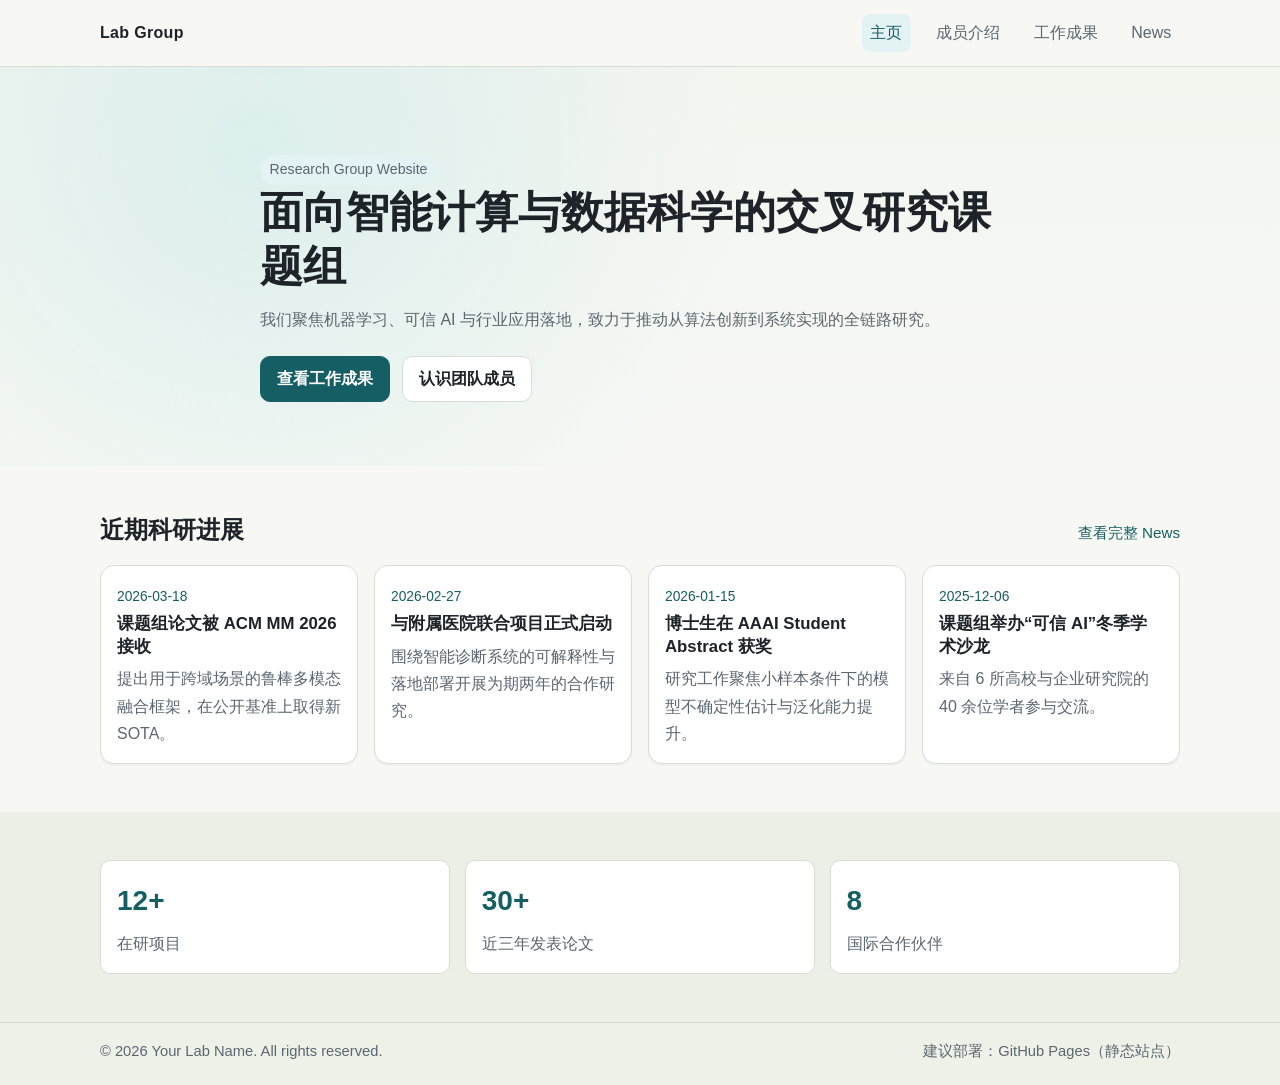
<file: index.html>
<!DOCTYPE html>
<html lang="zh-CN">
  <head>
    <meta charset="UTF-8" />
    <meta name="viewport" content="width=device-width, initial-scale=1.0" />
    <title>课题组网站 | 主页</title>
    <meta
      name="description"
      content="课题组官网：研究方向、近期科研进展、成员与工作成果。"
    />
    <link rel="stylesheet" href="assets/css/style.css" />
  </head>
  <body data-page="home">
    <header class="site-header">
      <div class="container nav-wrap">
        <a class="brand" href="index.html">Lab Group</a>
        <nav class="site-nav" aria-label="主导航">
          <a class="active" href="index.html">主页</a>
          <a href="members.html">成员介绍</a>
          <a href="works.html">工作成果</a>
          <a href="news.html">News</a>
        </nav>
      </div>
    </header>

    <main>
      <section class="hero">
        <div class="container hero-inner">
          <p class="eyebrow">Research Group Website</p>
          <h1>面向智能计算与数据科学的交叉研究课题组</h1>
          <p>
            我们聚焦机器学习、可信 AI 与行业应用落地，致力于推动从算法创新到系统实现的全链路研究。
          </p>
          <div class="hero-actions">
            <a class="btn primary" href="works.html">查看工作成果</a>
            <a class="btn" href="members.html">认识团队成员</a>
          </div>
        </div>
      </section>

      <section class="section">
        <div class="container">
          <div class="section-head">
            <h2>近期科研进展</h2>
            <a href="news.html">查看完整 News</a>
          </div>
          <div id="recent-news" class="card-grid" aria-live="polite"></div>
        </div>
      </section>

      <section class="section alt">
        <div class="container stats">
          <article>
            <h3>12+</h3>
            <p>在研项目</p>
          </article>
          <article>
            <h3>30+</h3>
            <p>近三年发表论文</p>
          </article>
          <article>
            <h3>8</h3>
            <p>国际合作伙伴</p>
          </article>
        </div>
      </section>
    </main>

    <footer class="site-footer">
      <div class="container footer-wrap">
        <p>© 2026 Your Lab Name. All rights reserved.</p>
        <p>建议部署：GitHub Pages（静态站点）</p>
      </div>
    </footer>

    <script src="assets/js/site-data.js"></script>
    <script src="assets/js/main.js"></script>
  </body>
</html>
</file>
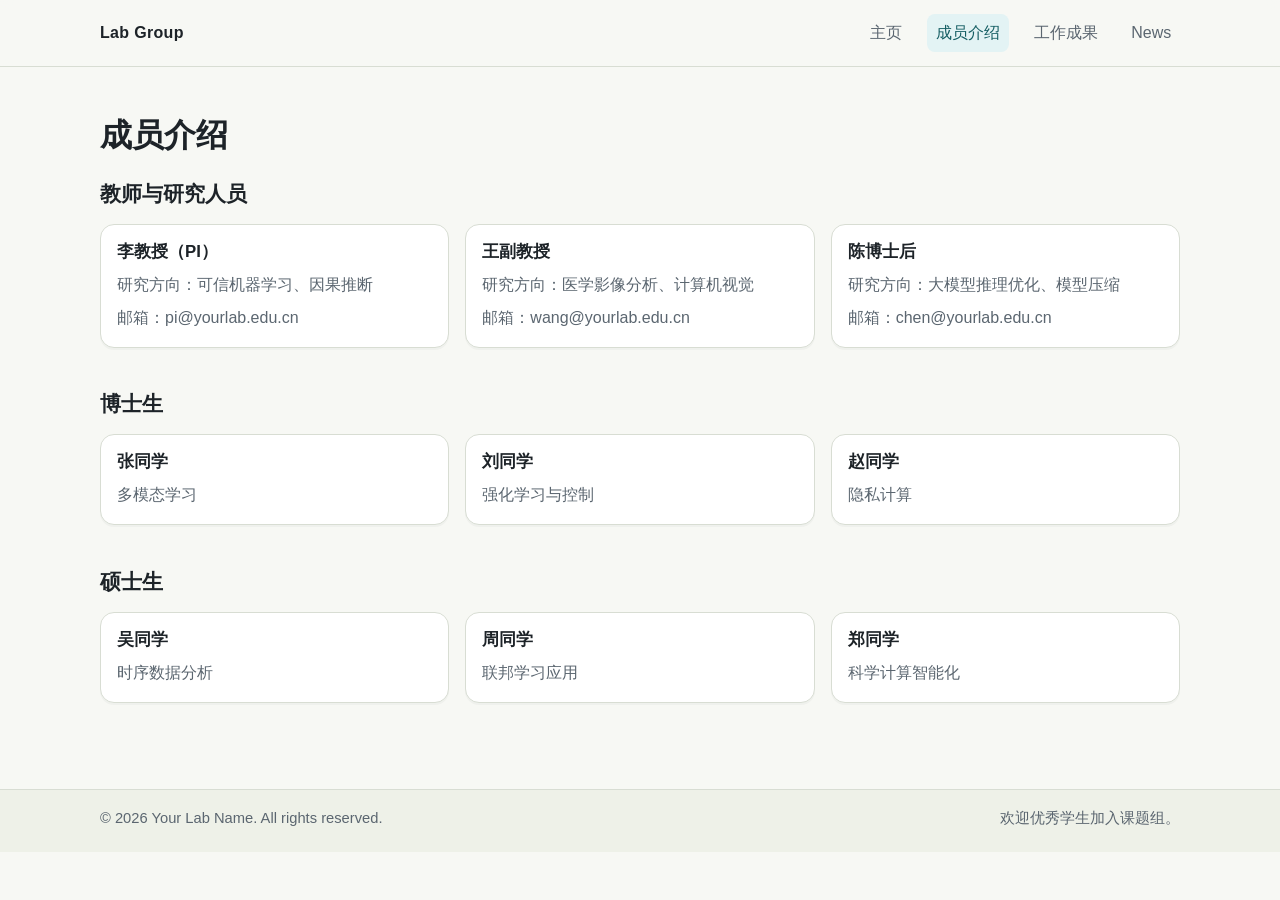
<file: members.html>
<!DOCTYPE html>
<html lang="zh-CN">
  <head>
    <meta charset="UTF-8" />
    <meta name="viewport" content="width=device-width, initial-scale=1.0" />
    <title>课题组网站 | 成员介绍</title>
    <meta name="description" content="课题组成员介绍与研究方向。" />
    <link rel="stylesheet" href="assets/css/style.css" />
  </head>
  <body data-page="members">
    <header class="site-header">
      <div class="container nav-wrap">
        <a class="brand" href="index.html">Lab Group</a>
        <nav class="site-nav" aria-label="主导航">
          <a href="index.html">主页</a>
          <a class="active" href="members.html">成员介绍</a>
          <a href="works.html">工作成果</a>
          <a href="news.html">News</a>
        </nav>
      </div>
    </header>

    <main class="section">
      <div class="container">
        <div class="section-head no-link">
          <h1>成员介绍</h1>
        </div>

        <section class="group-block">
          <h2>教师与研究人员</h2>
          <div class="card-grid three-cols">
            <article class="person-card">
              <h3>李教授（PI）</h3>
              <p>研究方向：可信机器学习、因果推断</p>
              <p>邮箱：pi@yourlab.edu.cn</p>
            </article>
            <article class="person-card">
              <h3>王副教授</h3>
              <p>研究方向：医学影像分析、计算机视觉</p>
              <p>邮箱：wang@yourlab.edu.cn</p>
            </article>
            <article class="person-card">
              <h3>陈博士后</h3>
              <p>研究方向：大模型推理优化、模型压缩</p>
              <p>邮箱：chen@yourlab.edu.cn</p>
            </article>
          </div>
        </section>

        <section class="group-block">
          <h2>博士生</h2>
          <div class="card-grid three-cols">
            <article class="person-card"><h3>张同学</h3><p>多模态学习</p></article>
            <article class="person-card"><h3>刘同学</h3><p>强化学习与控制</p></article>
            <article class="person-card"><h3>赵同学</h3><p>隐私计算</p></article>
          </div>
        </section>

        <section class="group-block">
          <h2>硕士生</h2>
          <div class="card-grid three-cols">
            <article class="person-card"><h3>吴同学</h3><p>时序数据分析</p></article>
            <article class="person-card"><h3>周同学</h3><p>联邦学习应用</p></article>
            <article class="person-card"><h3>郑同学</h3><p>科学计算智能化</p></article>
          </div>
        </section>
      </div>
    </main>

    <footer class="site-footer">
      <div class="container footer-wrap">
        <p>© 2026 Your Lab Name. All rights reserved.</p>
        <p>欢迎优秀学生加入课题组。</p>
      </div>
    </footer>

    <script src="assets/js/site-data.js"></script>
    <script src="assets/js/main.js"></script>
  </body>
</html>
</file>
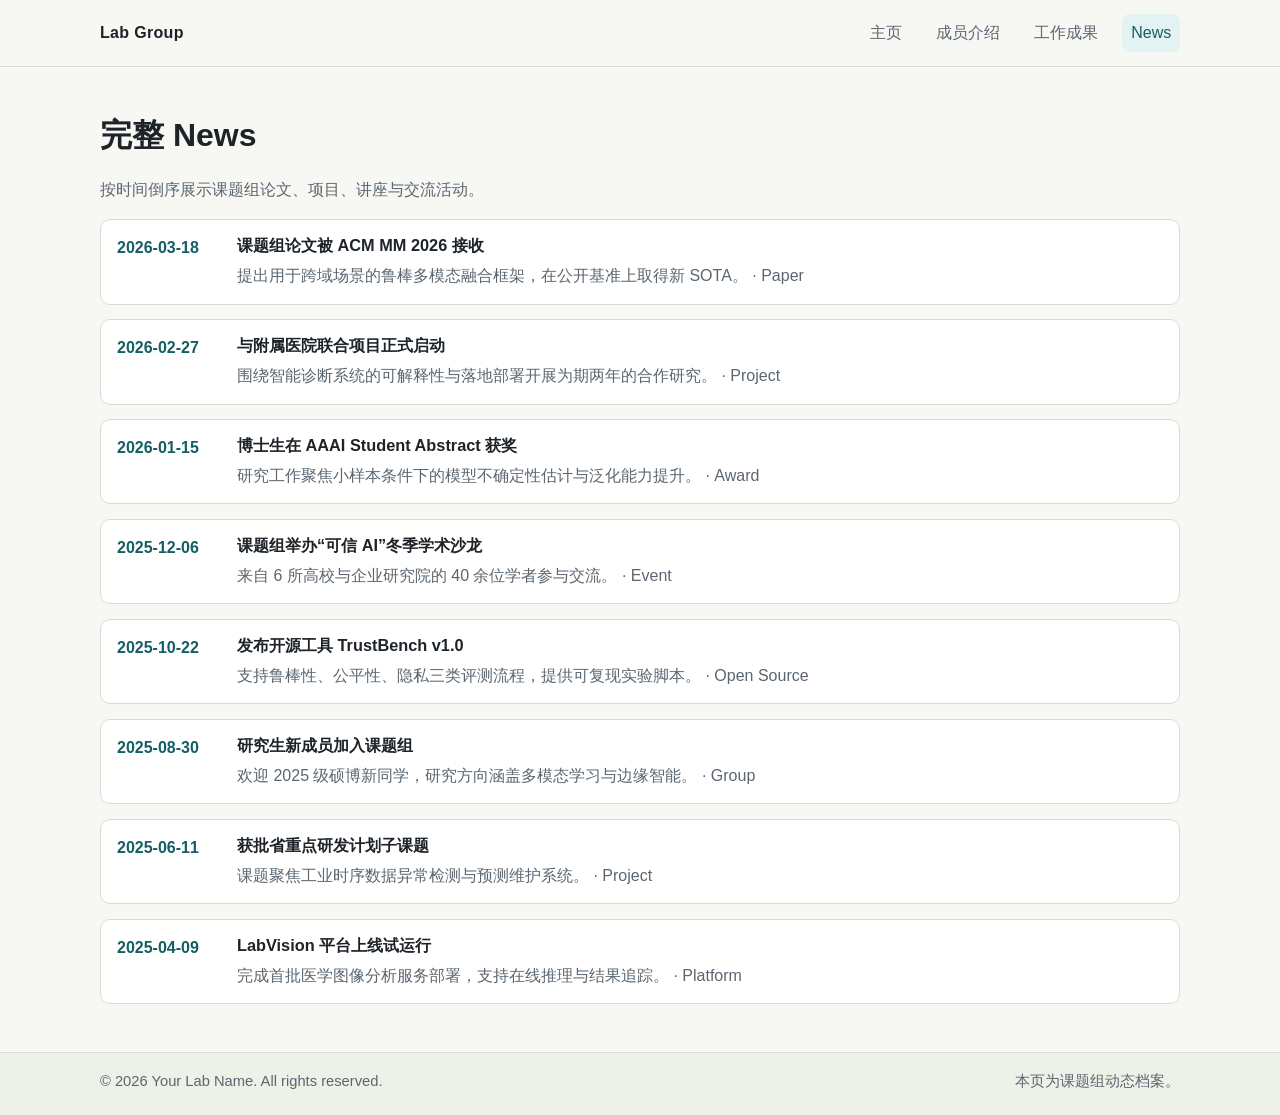
<file: news.html>
<!DOCTYPE html>
<html lang="zh-CN">
  <head>
    <meta charset="UTF-8" />
    <meta name="viewport" content="width=device-width, initial-scale=1.0" />
    <title>课题组网站 | News</title>
    <meta name="description" content="课题组完整新闻动态与活动记录。" />
    <link rel="stylesheet" href="assets/css/style.css" />
  </head>
  <body data-page="news">
    <header class="site-header">
      <div class="container nav-wrap">
        <a class="brand" href="index.html">Lab Group</a>
        <nav class="site-nav" aria-label="主导航">
          <a href="index.html">主页</a>
          <a href="members.html">成员介绍</a>
          <a href="works.html">工作成果</a>
          <a class="active" href="news.html">News</a>
        </nav>
      </div>
    </header>

    <main class="section">
      <div class="container">
        <div class="section-head no-link">
          <h1>完整 News</h1>
        </div>
        <p class="news-tip">按时间倒序展示课题组论文、项目、讲座与交流活动。</p>
        <div id="all-news" class="timeline" aria-live="polite"></div>
      </div>
    </main>

    <footer class="site-footer">
      <div class="container footer-wrap">
        <p>© 2026 Your Lab Name. All rights reserved.</p>
        <p>本页为课题组动态档案。</p>
      </div>
    </footer>

    <script src="assets/js/site-data.js"></script>
    <script src="assets/js/main.js"></script>
  </body>
</html>
</file>
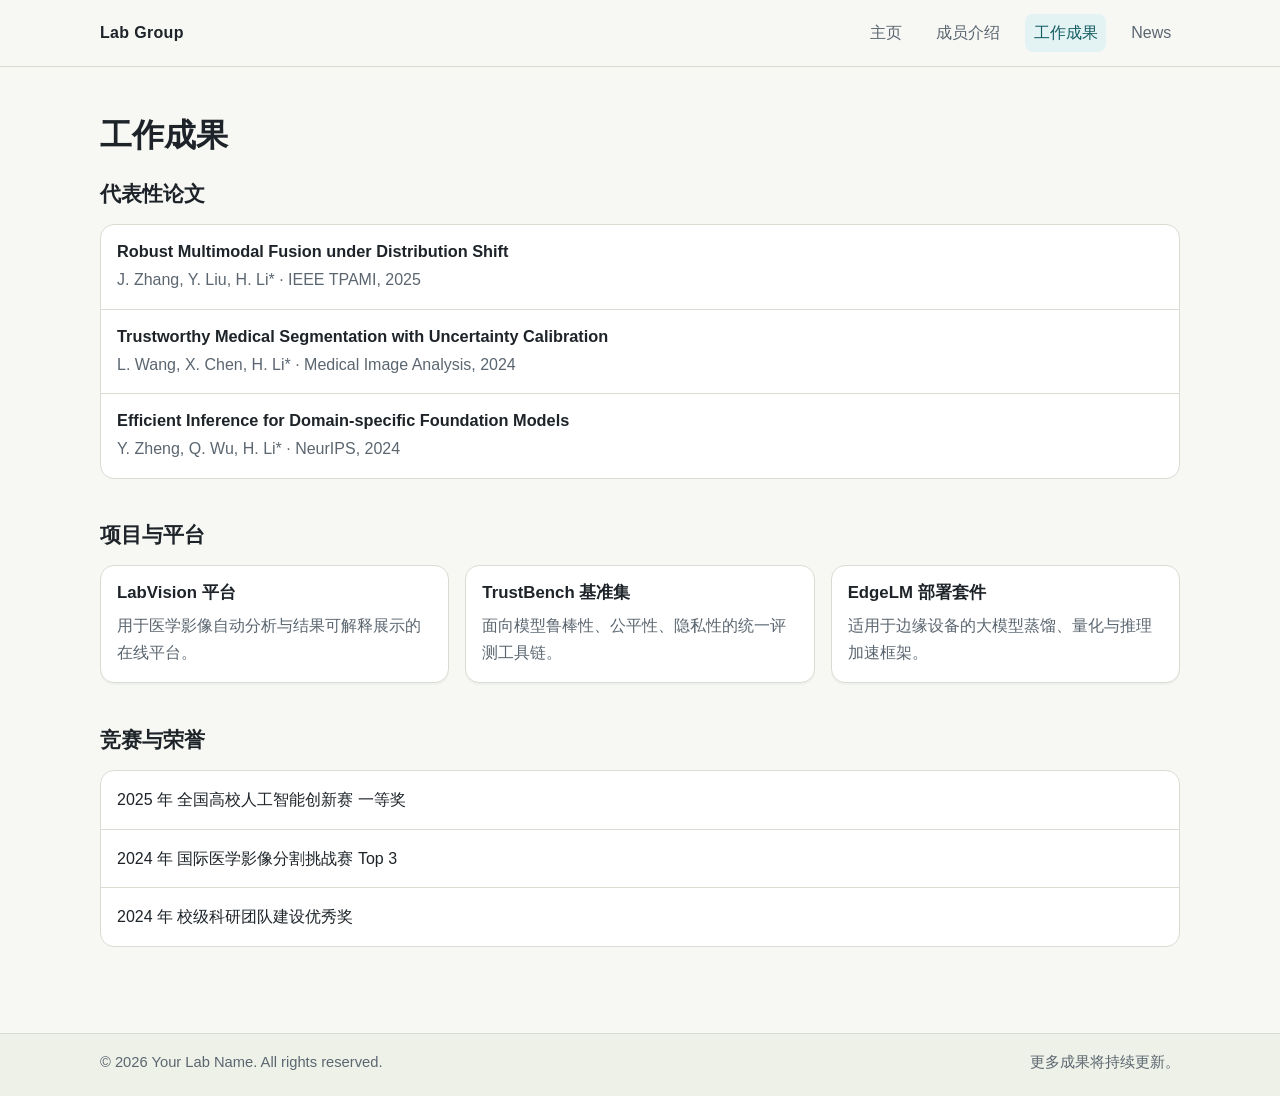
<file: works.html>
<!DOCTYPE html>
<html lang="zh-CN">
  <head>
    <meta charset="UTF-8" />
    <meta name="viewport" content="width=device-width, initial-scale=1.0" />
    <title>课题组网站 | 工作成果</title>
    <meta name="description" content="课题组工作成果：论文、项目、开源工具。" />
    <link rel="stylesheet" href="assets/css/style.css" />
  </head>
  <body data-page="works">
    <header class="site-header">
      <div class="container nav-wrap">
        <a class="brand" href="index.html">Lab Group</a>
        <nav class="site-nav" aria-label="主导航">
          <a href="index.html">主页</a>
          <a href="members.html">成员介绍</a>
          <a class="active" href="works.html">工作成果</a>
          <a href="news.html">News</a>
        </nav>
      </div>
    </header>

    <main class="section">
      <div class="container">
        <div class="section-head no-link">
          <h1>工作成果</h1>
        </div>

        <section class="group-block">
          <h2>代表性论文</h2>
          <div class="list-card">
            <article>
              <h3>Robust Multimodal Fusion under Distribution Shift</h3>
              <p>J. Zhang, Y. Liu, H. Li* · IEEE TPAMI, 2025</p>
            </article>
            <article>
              <h3>Trustworthy Medical Segmentation with Uncertainty Calibration</h3>
              <p>L. Wang, X. Chen, H. Li* · Medical Image Analysis, 2024</p>
            </article>
            <article>
              <h3>Efficient Inference for Domain-specific Foundation Models</h3>
              <p>Y. Zheng, Q. Wu, H. Li* · NeurIPS, 2024</p>
            </article>
          </div>
        </section>

        <section class="group-block">
          <h2>项目与平台</h2>
          <div class="card-grid">
            <article class="info-card">
              <h3>LabVision 平台</h3>
              <p>用于医学影像自动分析与结果可解释展示的在线平台。</p>
            </article>
            <article class="info-card">
              <h3>TrustBench 基准集</h3>
              <p>面向模型鲁棒性、公平性、隐私性的统一评测工具链。</p>
            </article>
            <article class="info-card">
              <h3>EdgeLM 部署套件</h3>
              <p>适用于边缘设备的大模型蒸馏、量化与推理加速框架。</p>
            </article>
          </div>
        </section>

        <section class="group-block">
          <h2>竞赛与荣誉</h2>
          <div class="list-card compact">
            <p>2025 年 全国高校人工智能创新赛 一等奖</p>
            <p>2024 年 国际医学影像分割挑战赛 Top 3</p>
            <p>2024 年 校级科研团队建设优秀奖</p>
          </div>
        </section>
      </div>
    </main>

    <footer class="site-footer">
      <div class="container footer-wrap">
        <p>© 2026 Your Lab Name. All rights reserved.</p>
        <p>更多成果将持续更新。</p>
      </div>
    </footer>

    <script src="assets/js/site-data.js"></script>
    <script src="assets/js/main.js"></script>
  </body>
</html>
</file>
<file: assets/css/style.css>
:root {
  --bg: #f7f8f4;
  --bg-alt: #ecefe6;
  --card: #ffffff;
  --text: #1d2328;
  --sub: #5b6670;
  --line: #d8ddd3;
  --primary: #155e63;
  --primary-soft: #e3f3f4;
  --shadow: 0 8px 24px rgba(24, 33, 38, 0.08);
  --radius: 14px;
  --radius-sm: 10px;
}

* {
  box-sizing: border-box;
}

html,
body {
  margin: 0;
  padding: 0;
}

body {
  font-family: "Noto Sans SC", "PingFang SC", "Microsoft YaHei", sans-serif;
  color: var(--text);
  background: var(--bg);
  line-height: 1.7;
}

a {
  color: inherit;
  text-decoration: none;
}

.container {
  width: min(1080px, 92vw);
  margin: 0 auto;
}

.site-header {
  position: sticky;
  top: 0;
  background: rgba(247, 248, 244, 0.9);
  border-bottom: 1px solid var(--line);
  backdrop-filter: blur(6px);
  z-index: 10;
}

.nav-wrap {
  display: flex;
  align-items: center;
  justify-content: space-between;
  min-height: 66px;
  gap: 1rem;
}

.brand {
  font-weight: 700;
  letter-spacing: 0.02em;
}

.site-nav {
  display: flex;
  gap: 1rem;
  flex-wrap: wrap;
}

.site-nav a {
  color: var(--sub);
  padding: 0.32rem 0.55rem;
  border-radius: 8px;
  transition: 0.2s ease;
}

.site-nav a:hover,
.site-nav a.active {
  color: var(--primary);
  background: var(--primary-soft);
}

.hero {
  padding: 5.5rem 0 4rem;
  background: radial-gradient(circle at 20% 20%, #dcefed 0%, transparent 45%),
    linear-gradient(180deg, #f3f5ef 0%, #f7f8f4 100%);
}

.hero-inner {
  max-width: 760px;
}

.eyebrow {
  display: inline-block;
  padding: 0.2rem 0.6rem;
  margin-bottom: 0.6rem;
  font-size: 0.88rem;
  color: var(--primary);
  background: var(--primary-soft);
  border-radius: 99px;
}

.hero h1 {
  margin: 0 0 0.8rem;
  line-height: 1.25;
  font-size: clamp(1.8rem, 3.4vw, 2.7rem);
}

.hero p {
  margin: 0;
  color: var(--sub);
}

.hero-actions {
  display: flex;
  gap: 0.75rem;
  margin-top: 1.4rem;
  flex-wrap: wrap;
}

.btn {
  display: inline-block;
  border: 1px solid var(--line);
  border-radius: 10px;
  padding: 0.55rem 1rem;
  font-weight: 600;
  transition: 0.2s ease;
  background: var(--card);
}

.btn:hover {
  transform: translateY(-1px);
  box-shadow: var(--shadow);
}

.btn.primary {
  background: var(--primary);
  border-color: var(--primary);
  color: #ffffff;
}

.section {
  padding: 3rem 0;
}

.section.alt {
  background: var(--bg-alt);
}

.section-head {
  display: flex;
  align-items: baseline;
  justify-content: space-between;
  gap: 1rem;
  margin-bottom: 1.2rem;
}

.section-head h1,
.section-head h2 {
  margin: 0;
  line-height: 1.3;
}

.section-head a {
  color: var(--primary);
  font-size: 0.95rem;
}

.section-head.no-link {
  justify-content: flex-start;
}

.card-grid {
  display: grid;
  grid-template-columns: repeat(auto-fit, minmax(230px, 1fr));
  gap: 1rem;
}

.card-grid.three-cols {
  grid-template-columns: repeat(auto-fit, minmax(220px, 1fr));
}

.card,
.person-card,
.info-card {
  background: var(--card);
  border: 1px solid var(--line);
  border-radius: var(--radius);
  padding: 1rem;
  box-shadow: 0 2px 0 rgba(24, 33, 38, 0.03);
}

.card h3,
.person-card h3,
.info-card h3 {
  margin: 0 0 0.45rem;
  line-height: 1.35;
  font-size: 1.05rem;
}

.card p,
.person-card p,
.info-card p {
  margin: 0.35rem 0 0;
  color: var(--sub);
}

.card time {
  display: inline-block;
  font-size: 0.86rem;
  color: var(--primary);
  margin-bottom: 0.25rem;
}

.group-block {
  margin: 0 0 2.4rem;
}

.group-block h2 {
  margin: 0 0 0.8rem;
  font-size: 1.3rem;
}

.list-card {
  background: var(--card);
  border: 1px solid var(--line);
  border-radius: var(--radius);
  overflow: hidden;
}

.list-card article,
.list-card p {
  margin: 0;
  padding: 0.95rem 1rem;
  border-bottom: 1px solid var(--line);
}

.list-card article:last-child,
.list-card p:last-child {
  border-bottom: 0;
}

.list-card article h3 {
  margin: 0 0 0.25rem;
  font-size: 1.02rem;
  line-height: 1.35;
}

.list-card article p {
  padding: 0;
  color: var(--sub);
  border: 0;
}

.stats {
  display: grid;
  grid-template-columns: repeat(auto-fit, minmax(180px, 1fr));
  gap: 0.9rem;
}

.stats article {
  background: #ffffff;
  padding: 1rem;
  border-radius: var(--radius-sm);
  border: 1px solid var(--line);
}

.stats h3 {
  margin: 0;
  color: var(--primary);
  font-size: 1.75rem;
}

.stats p {
  margin: 0.35rem 0 0;
  color: var(--sub);
}

.news-tip {
  margin: 0 0 1rem;
  color: var(--sub);
}

.timeline {
  display: grid;
  gap: 0.9rem;
}

.timeline-item {
  display: grid;
  grid-template-columns: 104px 1fr;
  gap: 1rem;
  align-items: start;
  background: var(--card);
  border: 1px solid var(--line);
  border-radius: var(--radius-sm);
  padding: 0.9rem 1rem;
}

.timeline time {
  color: var(--primary);
  font-weight: 600;
}

.timeline h3 {
  margin: 0;
  font-size: 1.02rem;
  line-height: 1.35;
}

.timeline p {
  margin: 0.35rem 0 0;
  color: var(--sub);
}

.site-footer {
  border-top: 1px solid var(--line);
  padding: 1rem 0 1.3rem;
  background: #eef1e8;
}

.footer-wrap {
  display: flex;
  justify-content: space-between;
  gap: 1rem;
  flex-wrap: wrap;
}

.footer-wrap p {
  margin: 0;
  color: var(--sub);
  font-size: 0.92rem;
}

.empty-state {
  color: var(--sub);
  background: #ffffff;
  border: 1px dashed var(--line);
  border-radius: var(--radius-sm);
  padding: 1rem;
}

@media (max-width: 720px) {
  .site-header {
    position: static;
  }

  .hero {
    padding: 3.6rem 0 2.6rem;
  }

  .timeline-item {
    grid-template-columns: 1fr;
    gap: 0.3rem;
  }
}
</file>
